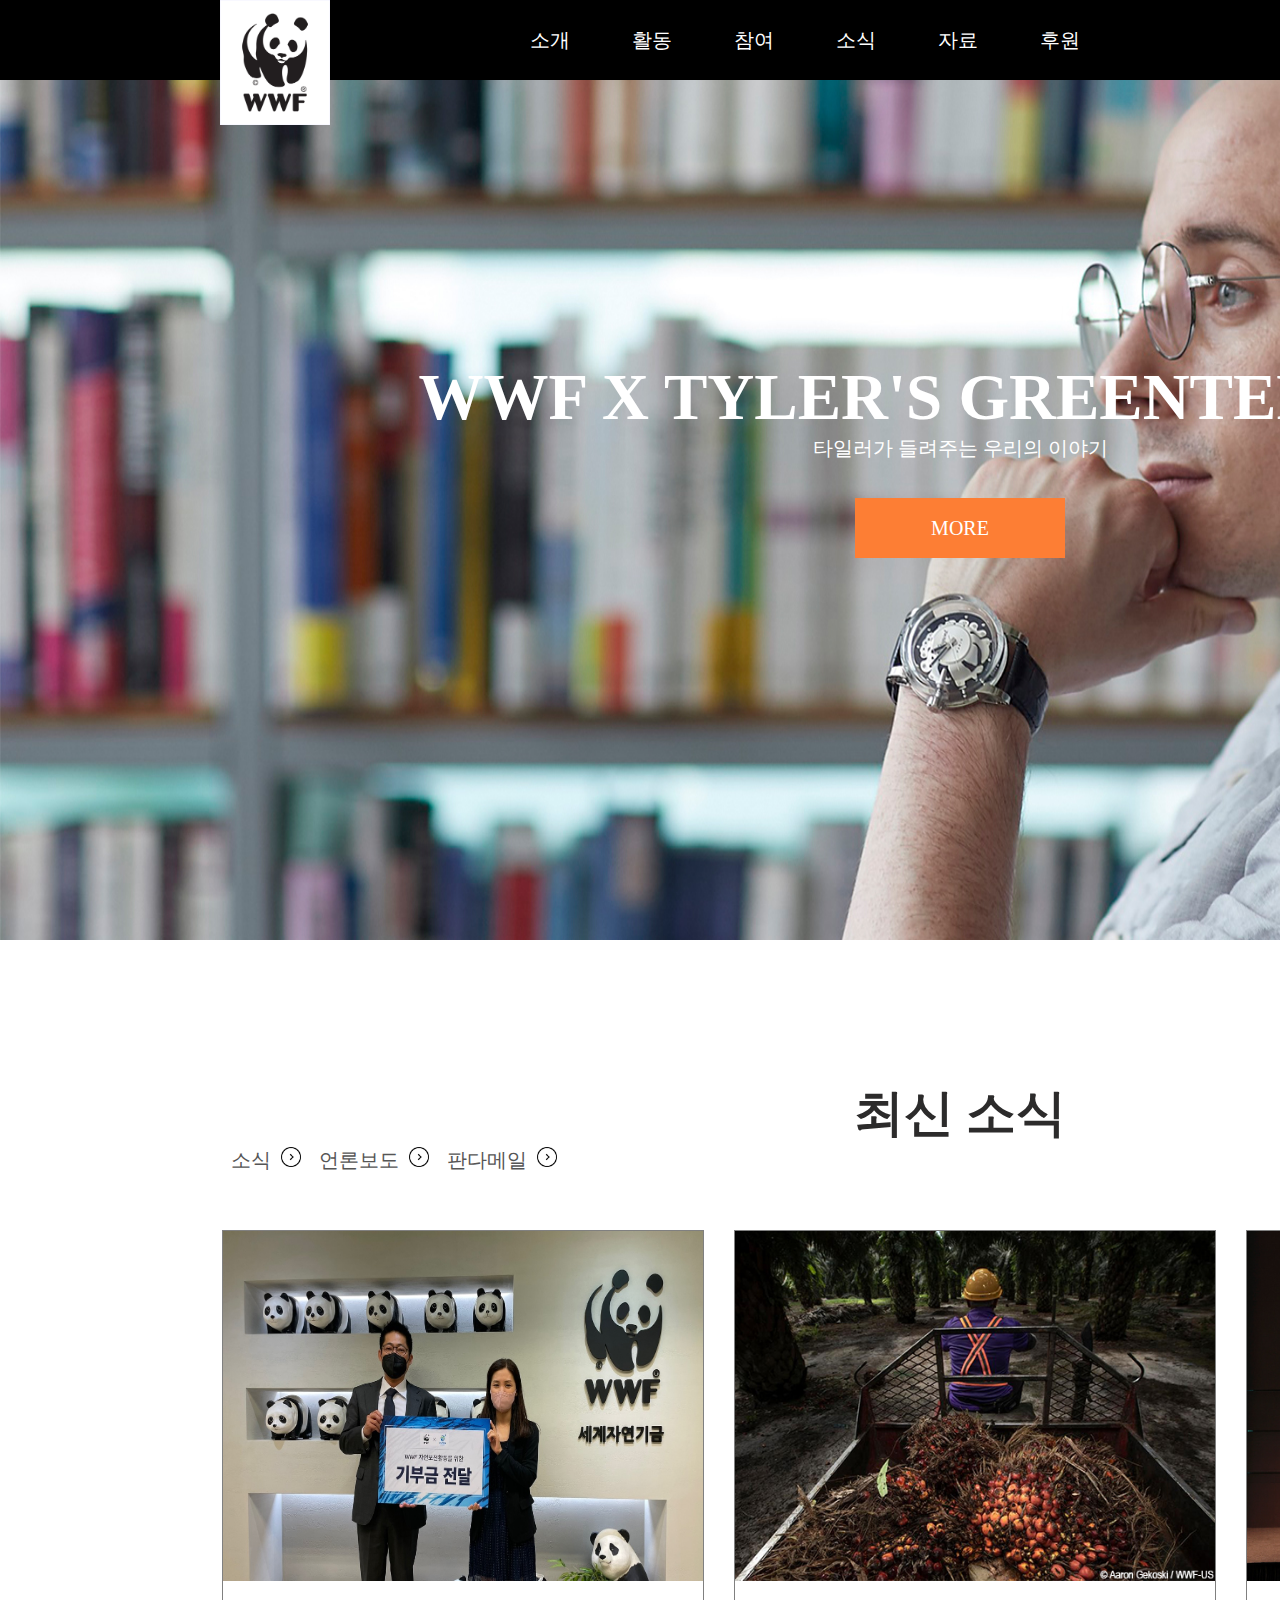
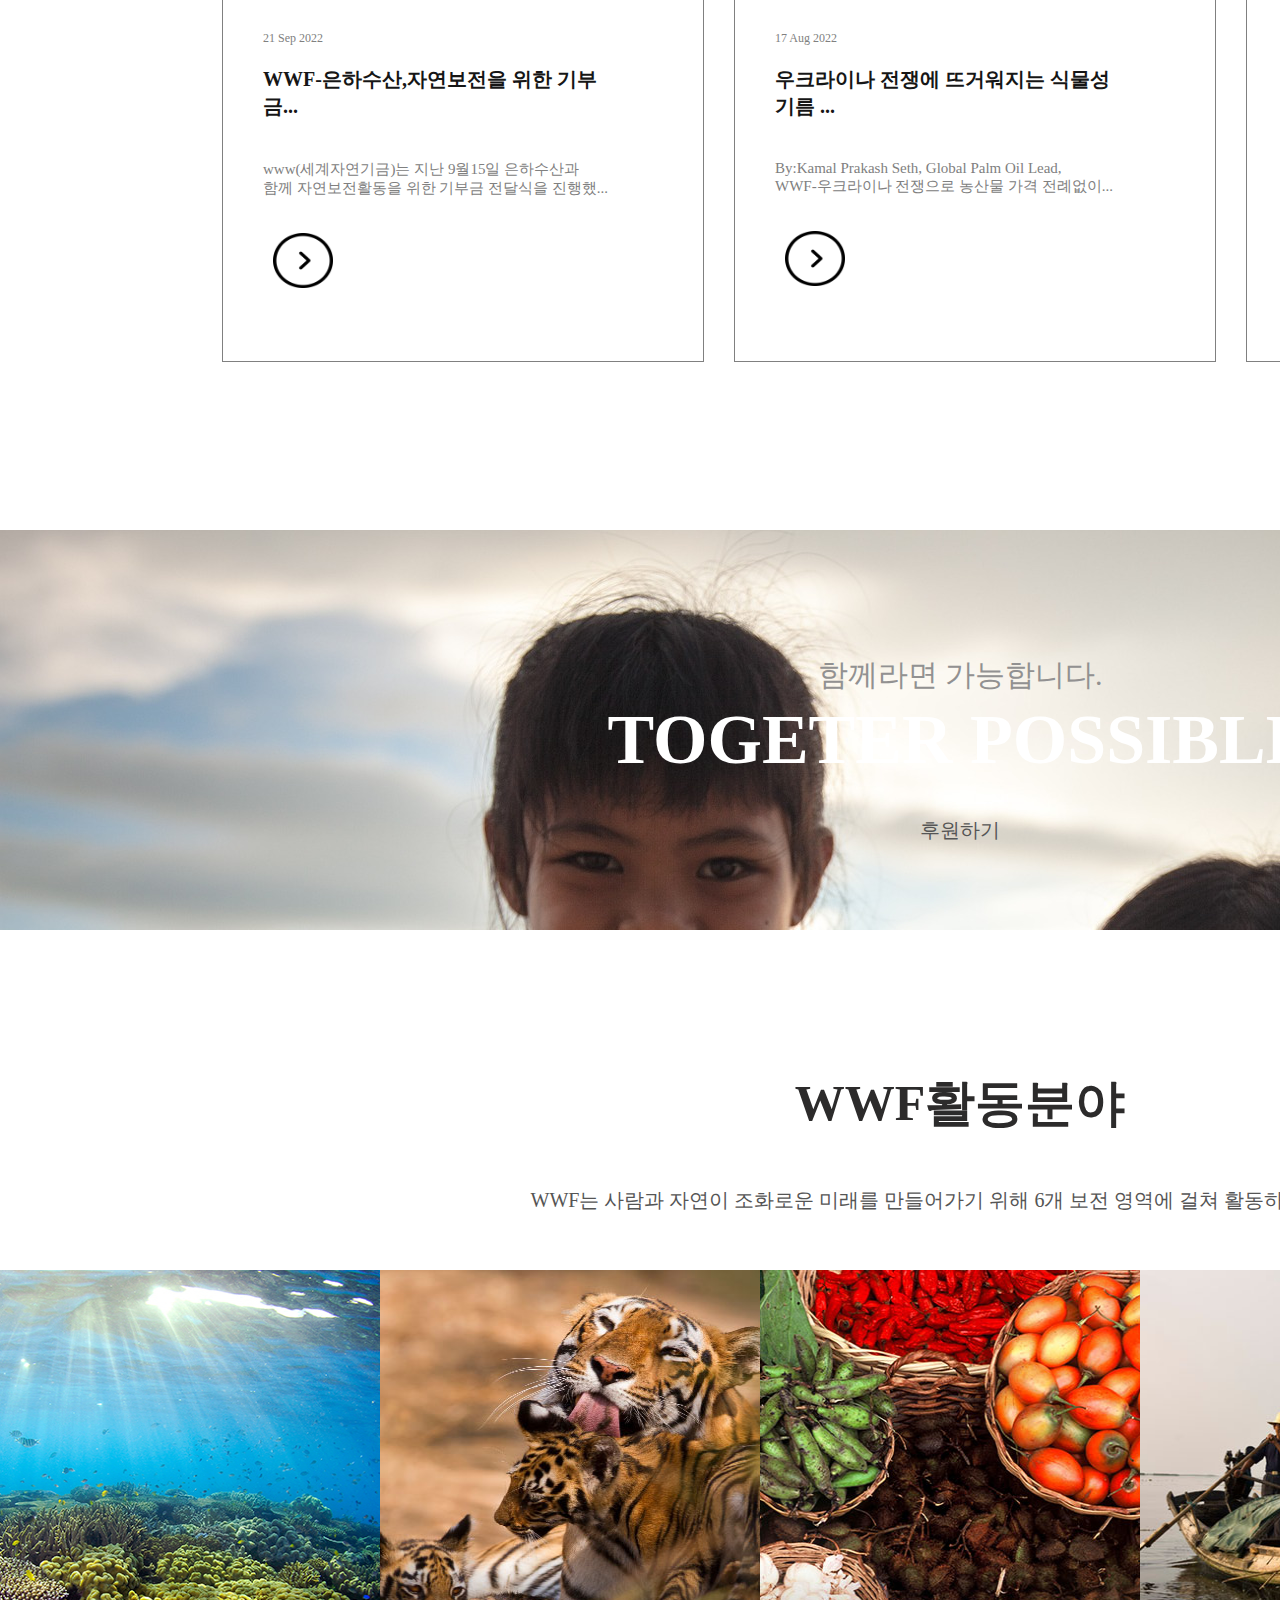
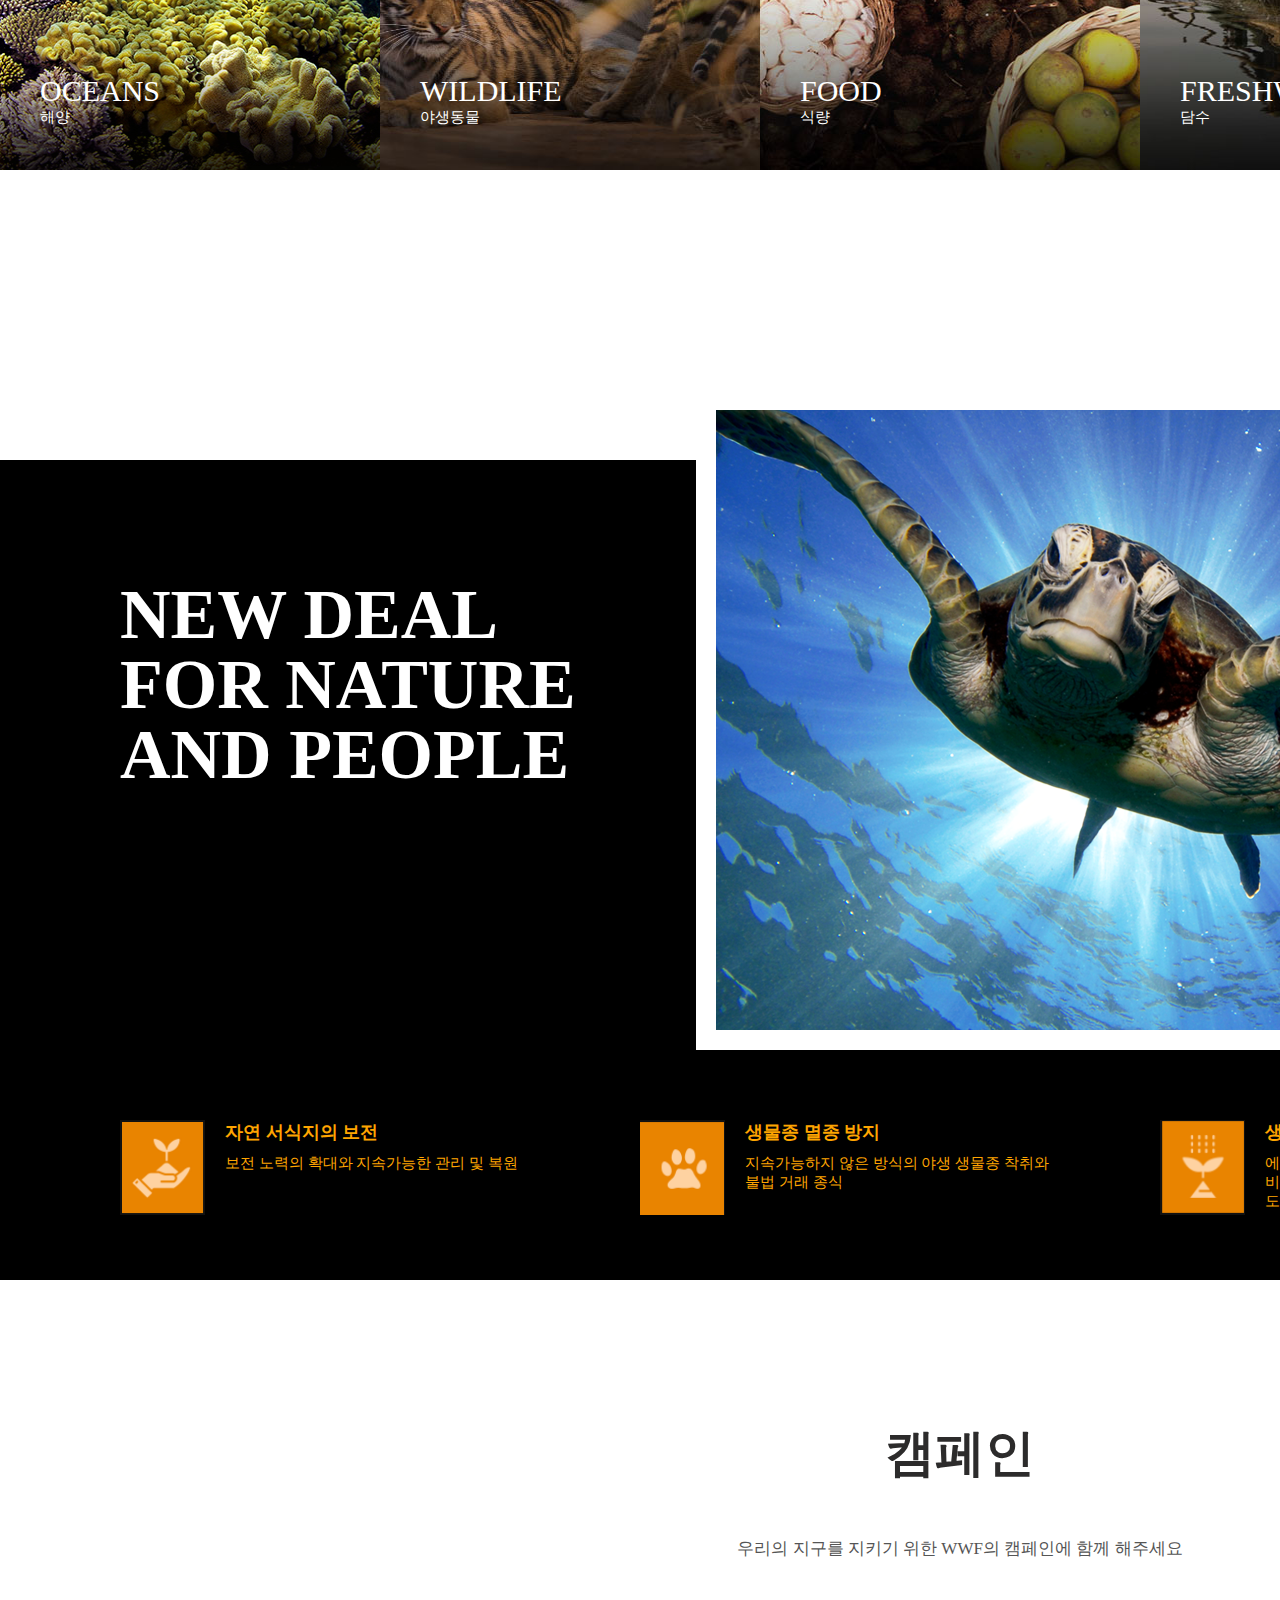
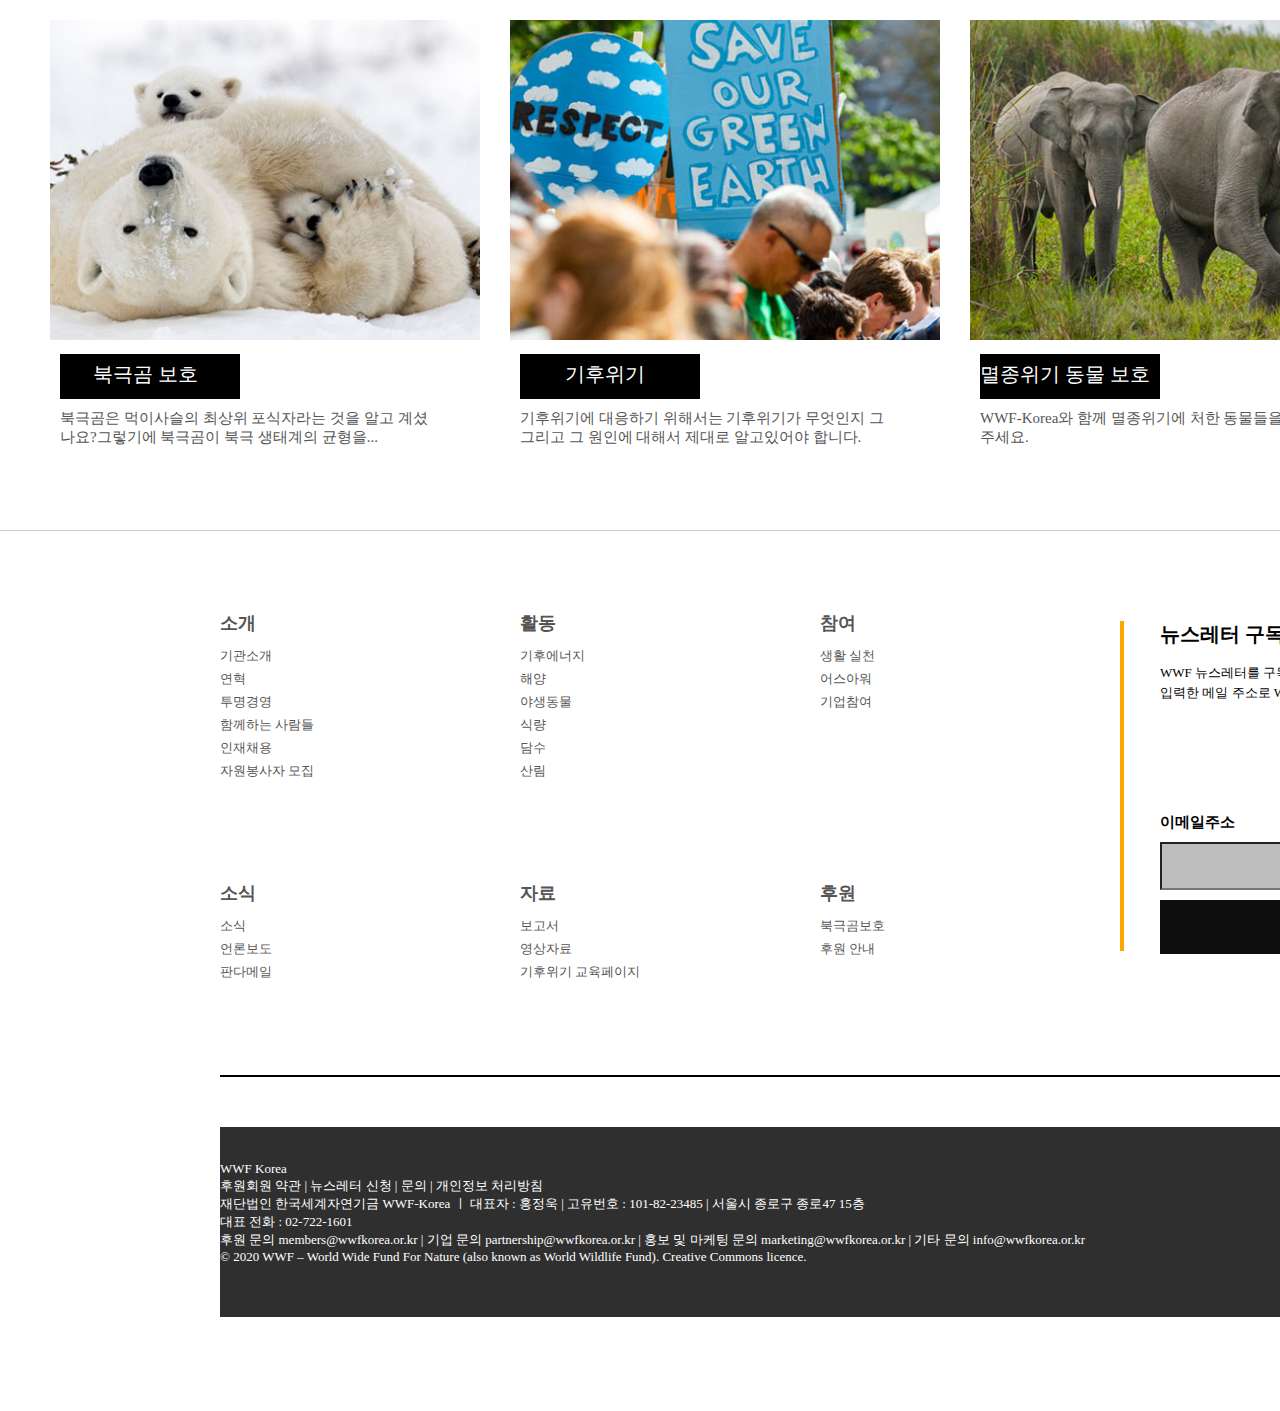
<file: index.html>
<!DOCTYPE html>
<html lang="en">

<head>
    <meta charset="UTF-8">
    <meta http-equiv="X-UA-Compatible" content="IE=edge">
    <meta name="viewport" content="width=device-width, initial-scale=1.0">
    <title>Document</title>
    <link rel="stylesheet" type="text/css" href="./css/reset.css">
    <link rel="stylesheet" type="text/css" href="./css/index.css">
</head>

<body>
    <div id="wrap">
        <!-- 메인 -->
        <section id="main">
            <header id="header">
                <div id="header_in">
                    <div class="logo">
                        <h1><img src="./img/logo_s.png" width="110px" height="125px" alt="" /></h1>
                    </div>
                    <div class="nav">
                        <ul>
                            <li><a href="#">소개</a></li>
                            <li><a href="#">활동</a></li>
                            <li><a href="#">참여</a></li>
                            <li><a href="#">소식</a></li>
                            <li><a href="#">자료</a></li>
                            <li><a href="#">후원</a></li>
                        </ul>
                    </div>
                    <div class="group">
                        <ul>
                            <li><a href="#">자주묻는 질문</a></li>
                            <li><a href="#">마이페이지</a></li>
                            <li><a href="#">검색</a></li>
                            <li><a href="#" class="txt_a1">후원하기</a></li>
                        </ul>

                    </div>

                </div>
            </header>
            <!-- <img src="./img/7.jpg" alt="" /> -->
            <div class="txt_box">
                <h3 class="ttl">WWF X TYLER'S GREENTERVIEW</h3>
                <p>타일러가 들려주는 우리의 이야기</p>
                <a href="#" class="btn">MORE</a>
            </div>
        </section>
        <!-- 콘텐츠 -->
        <section id="contents">
            <article class="new">
                <header class="new_h">
                    <h3>최신 소식</h3>
                    <div class="line"></div>
                    <div class="new_nav">
                        <ul>
                            <li><a href="#">소식</a><img src="./img/next.png"></li>
                            <li><a href="#">언론보도</a><img src="./img/next.png"></li>
                            <li><a href="#">판다메일</a><img src="./img/next.png"></li>
                        </ul>
                    </div>
                </header>
                <section class="new_b">
                    <ul>
                        <li>
                            <img src="./img/img01.jpg" />
                            <p class="txt1">21 Sep 2022</p>
                            <h4>WWF-은하수산,자연보전을 위한 기부<br>
                                금...</h4>
                            <p class="p1">www(세계자연기금)는 지난 9월15일 은하수산과<br>
                                함께 자연보전활동을 위한 기부금 전달식을 진행했...</p>
                            <a href="#"><img src="./img/next.png"></a>
                        </li>
                        <li>
                            <img src="./img/img02.jpg" />
                            <p class="txt1">17 Aug 2022</p>
                            <h4>우크라이나 전쟁에 뜨거워지는 식물성 <br>
                                기름 ...</h4>
                            <p class="p1">By:Kamal Prakash Seth, Global Palm Oil Lead,<br>
                                WWF-우크라이나 전쟁으로 농산물 가격 전례없이...</p>
                            <a href="#"><img src="./img/next.png"></a>
                        </li>
                        <li>
                            <img src="./img/img03.jpg" />
                            <p class="txt1">12 Aug 2022</p>
                            <h4>WWF,8월9일 순환경제 컨퍼런스 성<br>
                                공...</h4>
                            <p class="p1">-WWF,8월9일 국내외 각 분야 전문가를 연사로<br>
                                초청하여 순환경제를 주제로 컨퍼런스 개최- 순환...</p>
                            <a href="#"><img src="./img/next.png"></a>
                        </li>
                    </ul>
                </section>
            </article>
            <div class="possible">
                <p>함께라면 가능합니다.</p>
                <h3>TOGETER POSSIBLE</h3>
                <a href="#">후원하기</a>
            </div>
            <article class="wwf">
                <header class="wwf_h">
                    <h3>WWF활동분야</h3>
                    <div class="line"></div>
                    <p>WWF는 사람과 자연이 조화로운 미래를 만들어가기 위해 6개 보전 영역에 걸쳐 활동하고있습니다.</p>
                </header> 
               <section class="wwf_b">
                    <ul>
                        <li>
                            <img src="./img/1649837077_96554.jpg"/>
                            <p><span>OCEANS</span><br>해양</p>
                        </li>
                        <li>
                            <img src="./img/main_activity03.jpg"/>
                            <p><span>WILDLIFE</span><br>야생동물</p>
                        </li>
                        <li>
                            <img src="./img/main_activity_food.jpg"/>
                            <p><span>FOOD</span><br>식량</p>
                        </li>
                        <li>
                            <img src="./img/main_activity05.jpg"/>
                            <p><span>FRESHWATER</span><br>담수</p>
                        </li>
                        <li>
                            <img src="./img/main_activity04.jpg"/>
                            <p><span>FORESTS</span><br>산림</p>
                        </li>
                    </ul>
                </section>

                <!-- 뉴딜  -->
                <section class="newdeal"> 
                    <div class="newdeal_1">
                        <h3>NEW DEAL<br>
                        FOR NATURE<br>
                        AND PEOPLE</h3>
                        <div class="line"></div>
                        <!-- <p>자연과 사람을 위한 뉴딜</p>
                        <p>생물다양성의 손실을 막고 2030년까지<br>
                        자연을 회복의 길로 전환하기 위한 3가지 주요 목표</p> -->
                   
                    <div class="newdeal_img">
                        <img src="./img/main_newdeal_pic.png"/>
                    </div>
                     </div>
                    <div class="newdeal_2">
                        <ul>
                            <li>
                                <img src="img/icon.png"/>
                                <h5>자연 서식지의 보전</h5>
                                <p>보전 노력의 확대와 지속가능한 관리 및 복원</p>
                            </li>
                            <li>
                                <img src="img/icon2.png"/>
                                <h5>생물종 멸종 방지</h5>
                                <p>지속가능하지 않은 방식의 야생 생물종 착취와 <br/>
                                불법 거래 종식</p>
                            </li>
                            <li>
                                <img src="img/icon3.png"/>
                                <h5>생산과 소비의 생태발자국 감소</h5>
                                <p>에너지,농업,어업,인프라와 같은 여러 분야에서 지속가능한<br />
                                비즈니스로의 전환과 이를 뒷받침 하기 위한 금융흐름의 변화<br />
                            도모 </p>
                            </li>
                        </ul>
                    </div>
                </section>
            </article>
            <article class="campaign">
                <header class="campaign_h">
                    <h3>캠페인</h3>
                    <div class="line"></div>
                    <p>우리의 지구를 지키기 위한 WWF의 캠페인에 함께 해주세요</p>
                </header>
                <section class="campaign_b">
                    <ul>
                        <li>
                            <img src="./img/ori_1.jpg"/>
                            <div><p class="C_p">북극곰 보호</p></div>
                            <p>북극곰은 먹이사슬의 최상위 포식자라는 것을 알고 계셨<br>
                            나요?그렇기에 북극곰이 북극 생태계의 균형을...</p>
                        </li>
                        <li>
                            <img src="./img/ori_2.jpg"/>
                            <div><p class="C_p">기후위기</p></div>
                            <p>기후위기에 대응하기 위해서는 기후위기가 무엇인지 그<br>
                            그리고 그 원인에 대해서 제대로 알고있어야 합니다.</p>
                        </li>
                        <li>
                            <img src="./img/ori_3.jpg"/>
                            <div><p class="C_p">멸종위기 동물 보호</p></div>
                            <p>WWF-Korea와 함께 멸종위기에 처한 동물들을 지켜<br>
                            주세요.</p>
                        </li>
                        <li>
                            <img src="./img/ori_4.jpg"/>
                            <div><p class="C_p">플라스틱 프리</p></div>
                            <p>우리의 일상에서 뗄래야 뗄 수 없는 플라스틱.플라스틱<br>
                            의 생산과 폐기까지의 생애를 알아보세요.</p>
                        </li>
                    </ul>
                </section> 
            </article>
        </section>
        <!-- 하단 --> 
        <footer id = "footer">
            <div id="footer_in">
                <ul>
                    <li><a href="#">소개</a>
                    <p>기관소개</p>
                    <p>연혁</p>
                    <p>투명경영</p>
                    <p>함께하는 사람들</p>
                    <p>인재채용</p>
                    <p>자원봉사자 모집</p>
                    </li>

                    <li><a href="#">활동</a>
                    <p>기후에너지</p>
                    <p>해양</p>
                    <p>야생동물</p>
                    <p>식량</p>
                    <p>담수</p>
                    <p>산림</p>
                    </li>
                    <li><a href="#">참여</a>
                    <p>생활 실천</p>
                    <p>어스아워</p>
                    <p>기업참여</p>
                    </li>
                    <li><a href="#">소식</a>
                    <p>소식</p>
                    <p>언론보도</p>
                    <p>판다메일</p>
                    </li>
                    <li><a href="#">자료</a>
                    <p>보고서</p>
                    <p>영상자료</p>
                    <p>기후위기 교육페이지</p>
                    </li>
                    <li><a href="#">후원</a>
                    <p>북극곰보호</p>
                    <p>후원 안내</p>
                    </li>
                </ul>
                <div class="line"></div>
                <div class="footer_group">
                    <div class="newsletter">
                        <h4>뉴스레터 구독하기</h4>
                        <p>WWF 뉴스레터를 구독하고 최신 소식을 받아보세요<br/>
                        입력한 메일 주소로 WWF 뉴스레터를 받아볼수있습니다.</p>
                    </div>
                    <div class="newsletter_box">
                        <h5>이메일주소</h5>
                        <input type="text">
                        <a href="#">구독신청</a>
                    </div>
                    
                </div>
                    <!-- <div class="p_bt">
                    <div>후원회원 약관</div>
                    <div>개인정보처리방침</div>
                    <div>자주묻는질문</div>
                    <div>문의</div>
                </div> -->
                
                <div class="line2"></div>

                <div class="fn_box">
                <p class="fn">
                    WWF Korea <br/>
                    후원회원 약관 | 뉴스레터 신청 | 문의 | 개인정보 처리방침 <br/>
                    
                    재단법인 한국세계자연기금 WWF-Korea ㅣ 대표자 : 홍정욱 | 고유번호 : 101-82-23485 | 서울시 종로구 종로47 15층 <br/>
                    
                    대표 전화 : 02-722-1601 <br/>
                    
                    후원 문의 members@wwfkorea.or.kr | 기업 문의 partnership@wwfkorea.or.kr | 홍보 및 마케팅 문의 marketing@wwfkorea.or.kr | 기타 문의 info@wwfkorea.or.kr <br/>
                    
                    © 2020 WWF – World Wide Fund For Nature (also known as World Wildlife Fund). Creative Commons licence.</p>
            </div></div>
        </footer> 
    </div>

</body>

</html>

</body>

</html>
</file>
<file: css/index.css>
#wrap {
    width: 100%;
}

/* 메인 */
#main {
    width: 1920px;
    height: 940px;
    background: url(../img/7.jpg) no-repeat 50% 0;
    background-size: 1920px 940px;
}

.txt_box {
    padding-top: 280px;
    text-align: center;
}

.txt_box .ttl {
    font-size: 65px;
    color: #fff;
}

.txt_box p {
    font-size: 20px;
    color: #fff;
    margin-bottom: 55px;
}

.txt_box a {
    font-size: 20px;
    color: #fff;
    border: 1px solid rgb(253, 126, 52);
    background-color: rgb(253, 126, 52);
    padding: 18px 75px 18px 75px;
    box-sizing: border-box;


}

/* header */
#header {
    width: 100%;
    height: 80px;
    background-color: black;
    display: flex;
    justify-content: center;

}

#header_in {
    width: 1480px;
    height: 80px;
    /* background-color: aqua; */
    display: flex;
    justify-content: space-between;
}

#header_in .logo {
    width: 110px;
    height: 125px;

    display: block;
    justify-content: center;
    background-color: blue;
    

}

#header_in .nav {
    width: 550px;
    height: 80px;
    display: flex;
    align-items: center;

}

#header_in .nav ul {
    display: flex;
    justify-content: space-between;
    width: 100%;
}

#header_in .nav li {}

#header_in .nav a {
    font-size: 20px;
    color: #fff;
}

#header_in .group {
    width: 420px;
    height: 80px;
    display: flex;
    align-items: center;
}

#header_in .group ul {
    display: flex;
    justify-content: center;
    width: 100%;
}

#header_in .group li {}

#header_in .group a {
    font-size: 15px;
    color: #fff;
    margin-left: 20px;
}

/* 콘텐츠 */
#contents {
    width: 1920px;
    height: 4250px;




}

#contents .new {
    width: 1920px;
    height: 1190px;
    /* background-color: aquamarine; */



}

#contents .new_h {
    width: 1920px;
    height: 290px;
    background-color: white;



}

#contents .new_h h3 {
    padding-top: 140px;
    text-align: center;

    font-size: 50px;
    color: rgb(44, 43, 43);

}

#contents .new_h line {
    /* display: flex;
    border: 5px solid orange;
    width: 30px; */


}

#contents .new_nav {
    margin-left: 213px;
    display: flex;

    justify-content: left;
}

#contents .new_nav ul {
    display: flex;
}

#contents .new_nav li {
    margin-left: 18px;
}

#contents .new_nav li a {
    font-size: 20px;
}

#contents .new_nav li img {

    margin-left: 10px;
    width: 20px;
    height: 20px;
    color: darkgray;
}

/* contents_new body 영역 */

#contents .new_b {
    width: 1920px;
    height: 730px;

}

#contents .new_b ul {
    display: flex;
    justify-content: center;

}

#contents .new_b ul li {
    margin-left: 30px;
    width: 480px;
    height: 730px;
    border: 1px solid gray;
    text-align: left;

}

#contents .new_b img {
    width: 480px;
    height: 350px;
    display: block;
}

#contents .new_b h4 {
    margin-top: 20px;
    margin-left: 40px;
    font-size: 20px;
    color: rgb(22, 22, 22);
}

#contents .new_b .p1 {
    margin-top: 40px;
    margin-left: 40px;
    font-size: 15px;
    color: gray;
}

#contents .new_b .txt1 {
    margin-top: 50px;
    margin-left: 40px;
    font-size: 12px;
    color: gray;
}

#contents .new_b a {
    margin-left: 40px;
    margin-top: 35px;
    display: block;
}
#contents .new_b a img {

    margin-left: 10px;
    width: 60px;
    height: 55px;
    color: darkgray;
    display: block;
}
/* contents possible 영역 */

.possible {

    width: 1920px;
    height: 400px;
    background: url(../img/children-659179_1920.jpg) no-repeat 50% 0;
    display: block;

}

.possible p {
    padding-top: 120px;
    line-height: 50px;
    text-align: center;
    justify-content: center;
    font-size: 30px;
    color:rgb(146, 145, 145);
    


}

.possible h3 {
    text-align: center;
    justify-content: center;
    font-size: 70px;
    color: #fff;
}

.possible a {
    line-height: 100px;
    justify-content: center;
    text-align: center;
    /* border: 1px solid #333; */
    display: block;
    font-size: 20px;

}

/* 활동분야 */
#contents .wwf{
    width: 1920px;
    height: 1950px;
    /* background-color: aquamarine; */
 



}

#contents .wwf_h {
    width: 1920px;
    height: 290px;
    background-color: white;
    margin-bottom: 50px;



}

#contents .wwf_h h3 {
    padding-top: 140px;
    text-align: center;

    font-size: 50px;
    color: rgb(44, 43, 43);

}

#contents .wwf_h line {
    /* display: flex;
    border: 5px solid orange;
    width: 30px; */


}


#contents .wwf_h p{
    margin-top: 50px;
    font-size: 20px;
    text-align: center;
}

#contents .wwf_b{
    width: 1920px;
    height: 740px;
}

#contents .wwf_b ul{

}

#contents .wwf_b li{
    float: left;

}

#contents .wwf_b img{
    width: 380px;
    height: 500px;

}
#contents .wwf_b span{
    font-size: 30px;
    
}
#contents .wwf_b p{
    font-size: 15px;
    margin-top: -100px;
    color: #fff;
    margin-left: 40px;
}


/* 뉴딜 */

#contents .newdeal {
    margin-top: 50px;
    width: 1920px;
    height: 950px;
    background-color: black;
}
#contents .newdeal_1 {
    
    width: 100%;
    height: 660px;
   
    margin-left: 120px;
    display: flex;
}
#contents .newdeal_1 h3{
    margin-top: 120px;
    font-size: 70px;
    color: #fff;
    line-height: 70px;
    
}
#contents .newdeal_1 p{
    font-size: 20px;
    color: #fff;
    align-items: flex-end;
}
#contents .newdeal_img{
    width: 980px;
    height: 640px;
    margin-left: 120px;
    display: block;
    margin-top: -70px;
    
}


#contents .newdeal_2 {
   width: 100%;
    height: 160px;
    margin-left: 120px;
    
}

#contents .newdeal_2 ul{
    width: 100%;
    height: 160px;
    display: block;
}
#contents .newdeal_2 li{
    width: 520px;
   float: left;
    /* margin-left: 20px; */
}
#contents .newdeal_2 img{
    width: 85px;
    height: 95px;
    display: block;
    float: left;
    margin-right: 20px;
   
}
#contents .newdeal_2 h5{
    font-size: 18px;
    color: orange;
    margin-bottom: 10px;
    
    
}
#contents .newdeal_2  p{
    
    font-size: 15px;
    color: orange;
    
    
}



/* 캠페인 */

#contents .campaign {
    width: 1920px;
    height: 830px;
    /* background-color: aquamarine; */



}

#contents .campaign_h {
    width: 1920px;
    height: 290px;
    background-color: white;



}

#contents .campaign_h h3 {
    padding-top: 140px;
    text-align: center;

    font-size: 50px;
    color: rgb(44, 43, 43);

}

#contents .campaign_h p{
    margin-top: 50px;
    font-size: 17px;
    text-align: center;
}
#contents .campaign_h line {
    /* display: flex;
    border: 5px solid orange;
    width: 30px; */
}

#contents .campaign_b{
    width: 1920px;
    height: 500px;
    margin-left: 20px;
    margin-top: 50px;
}

#contents .campaign_b ul{}
#contents .campaign_b li{
    float: left;
    margin-left: 30px;
}
#contents .campaign_b img{
    width: 430px;
    height: 320px;
    z-index: 1;
    
    
    
}
#contents .campaign_b  div{ 
    
    margin-left: 10px;
    width: 180px;
    height: 45px;
    background-color: black;
    z-index: 5;
    display: block;
    
    line-height: 40px;
}
#contents .campaign_b .C_p{
    font-size: 20px;
    text-align: center;
    color: #fff;
    margin-left: -10px;
    
    
}
#contents .campaign_b p{
    font-size: 15px;
    margin-top: 10px;
    margin-left: 10px;
}

/* 하단 */
#footer{
    width: 1920px;
    height: 800px;
    border-top: 1px solid #ccc;
    margin-top: 140px;
}

#footer_in{
    margin: 0 auto;
    width: 1480px;
    height: 800px;
    
    
}

#footer_in ul{
    width: 900px;
    height: 460px;
    margin-top: 80px;
    


}
#footer_in li{
    float: left;
    width: 300px;
    height: 270px;
    
    
}
#footer_in a{
    font-size: 18px;
    font-weight: 300;
    display: block;
    margin-bottom: 12px;
    font-weight: 700;
}
#footer_in p{
    margin-top: 5px;
    font-size: 13px;
}

 #footer_in .line{
    float: left;
    width: 4px;
    height: 330px;
    background-color: orange;
     margin-top: -450px; 
 } 

.footer_group{
    float: left;
    width: 400px;
    height: 460px;
    margin-top: -450px;
    margin-left: 40px; 
}
.newsletter{

}
.newsletter h4{
    font-size: 20px;
    margin-bottom: 15px;
    color: black;

}
.newsletter p{
    font-size: 15px;
    line-height: 20px;
    color: black;
}
.newsletter_box{
    margin-top: 110px;
    
}
.newsletter_box h5{
    font-size: 15px;
    margin-bottom: 10px;
    color: black;
    

}
.newsletter_box input{
    width: 410px;
    height: 44px;
    background: rgb(190, 189, 189);
}
.newsletter_box a{
    width: 410px;
    height: 44px;
    background: rgb(15, 15, 15);
    color: #fff;
    text-align: center;
    margin-top: 10px;
    font-size: 30px;
    padding-top: 10px;
}

#footer .p_bt{
    width: 1480px;
    height: 50px;
    float: left;
}
#footer .line2{
    width: 1480px;
    height: 4px;
    border-bottom: 2px solid black;
}
#footer .fn_box{
   
    width: 1480px;
    height: 190px;
    background-color: rgb(48, 47, 47);
    float: none;
    margin-top: 50px;

}
#footer .fn{
    width: 1480px;
    height: 190px;
    font-size: 13px;
    color: #fff;
    
    /* text-align: center; */
    float: none;
    float: right;
    margin-top:10px;
    
}
</file>
